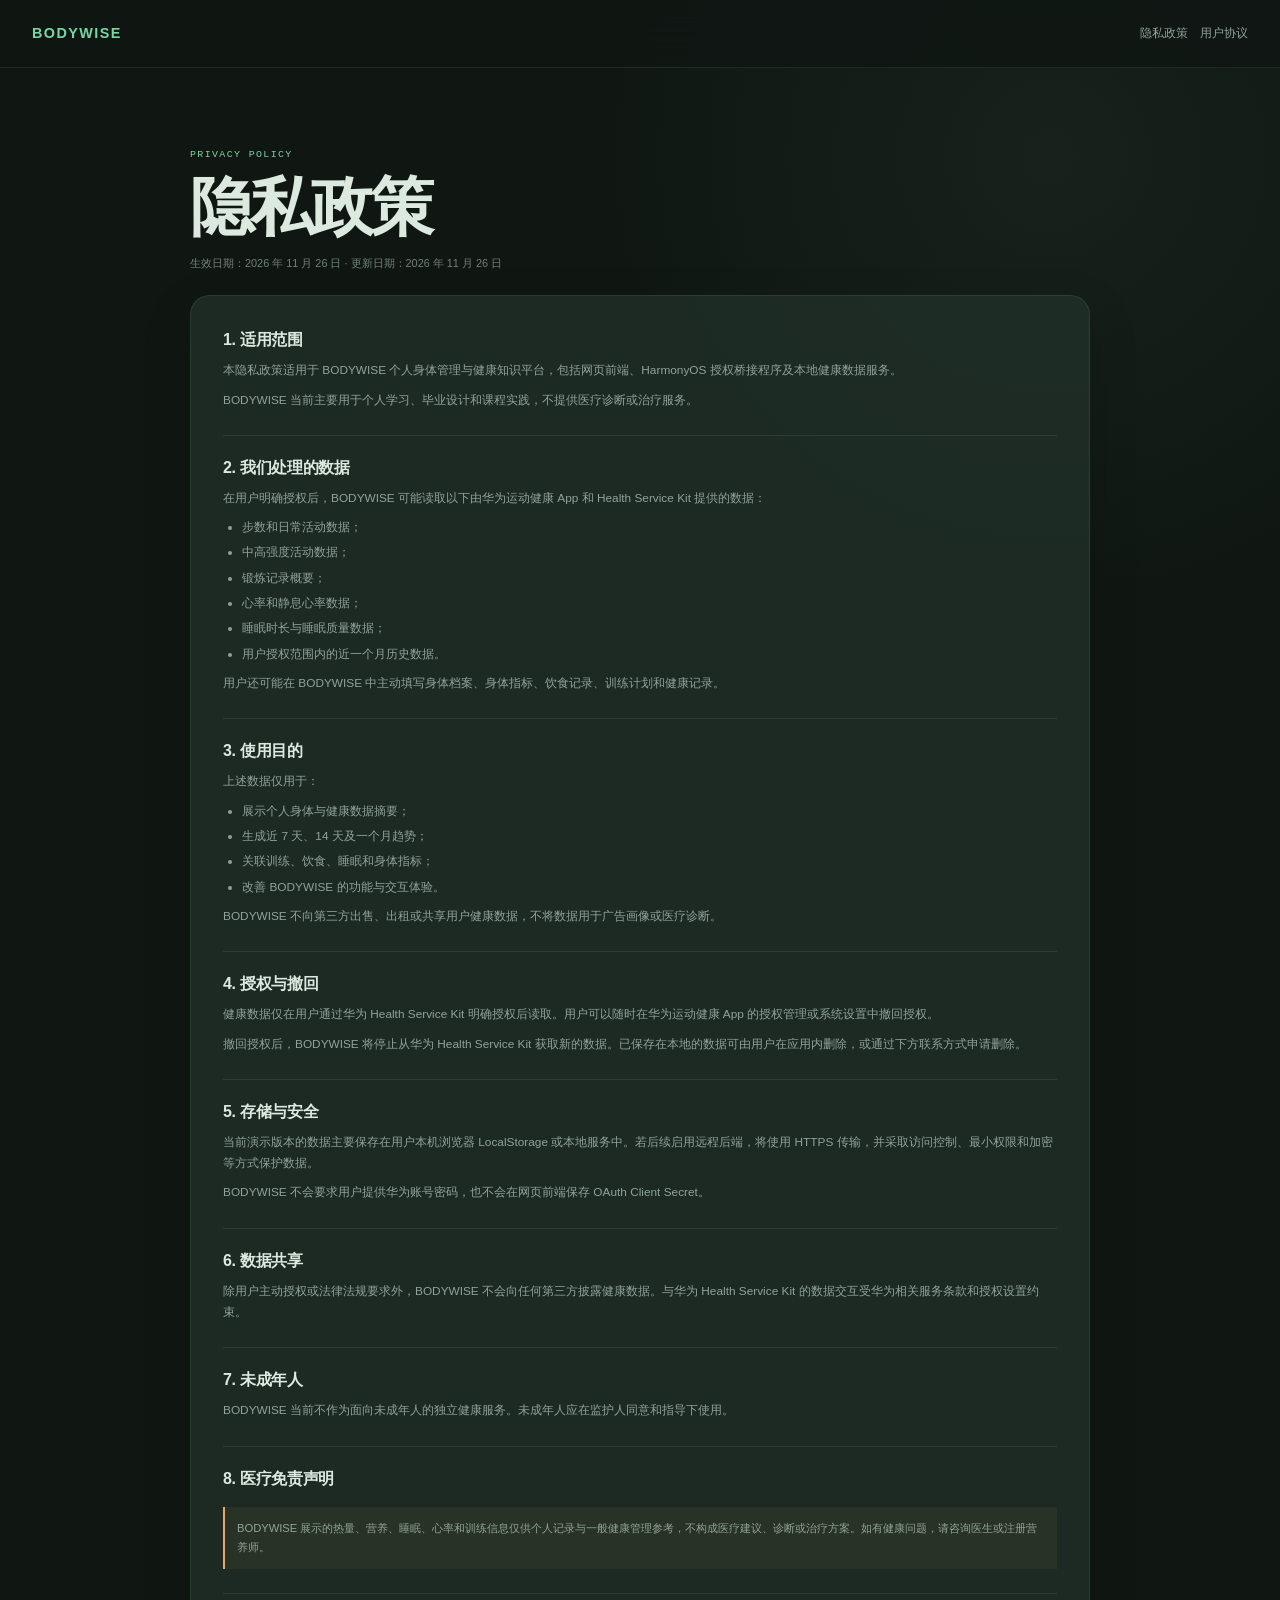
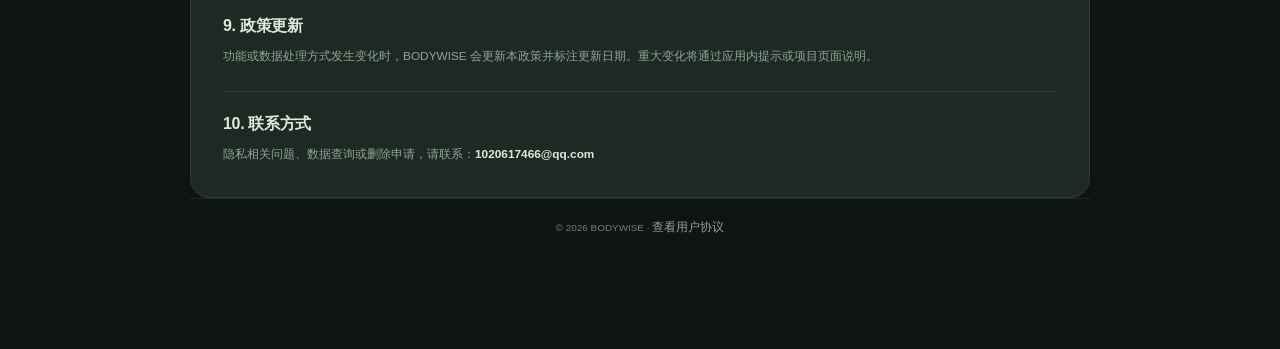
<file: index.html>
<!doctype html>
<html lang="zh-CN">
  <head>
    <meta charset="UTF-8" />
    <meta name="viewport" content="width=device-width, initial-scale=1.0" />
    <meta http-equiv="refresh" content="0; url=./privacy.html" />
    <title>BODYWISE 隐私与协议</title>
  </head>
  <body>
    <p><a href="./privacy.html">隐私政策</a> · <a href="./terms.html">用户协议</a></p>
  </body>
</html>
</file>
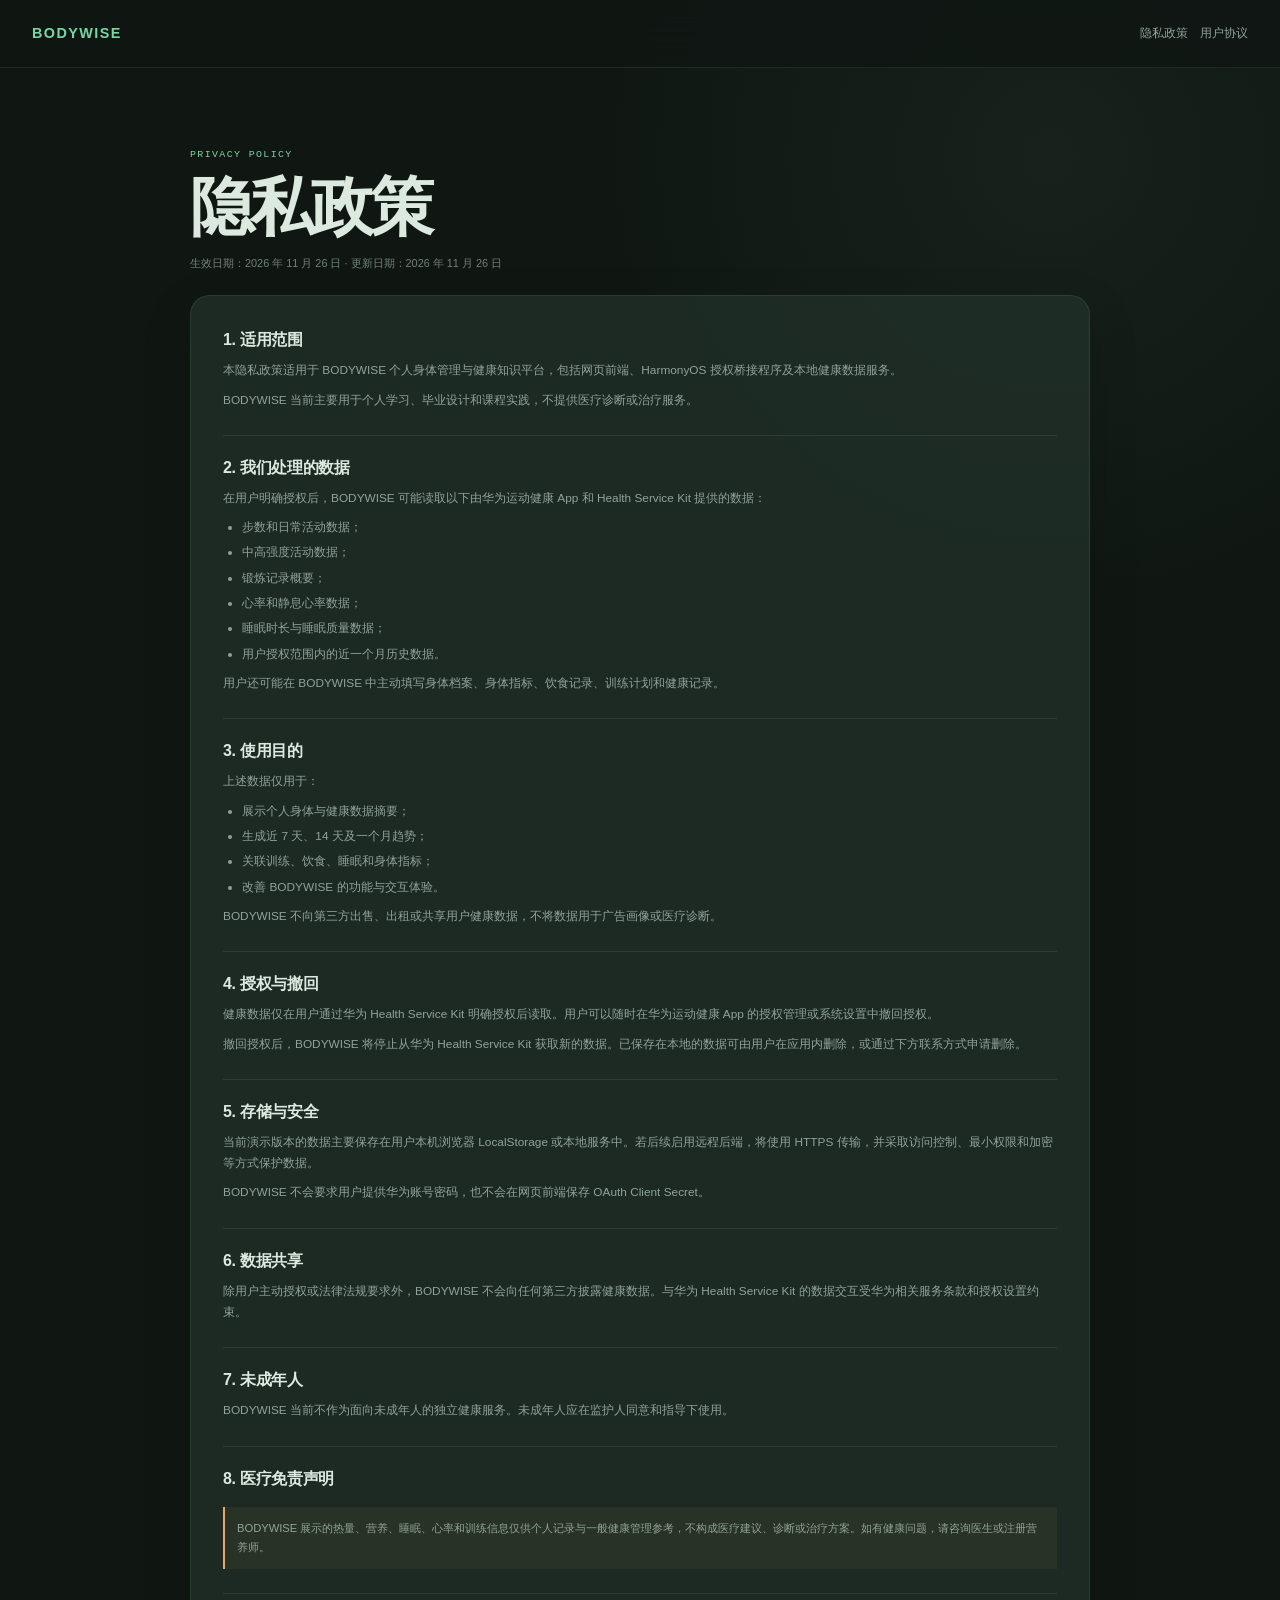
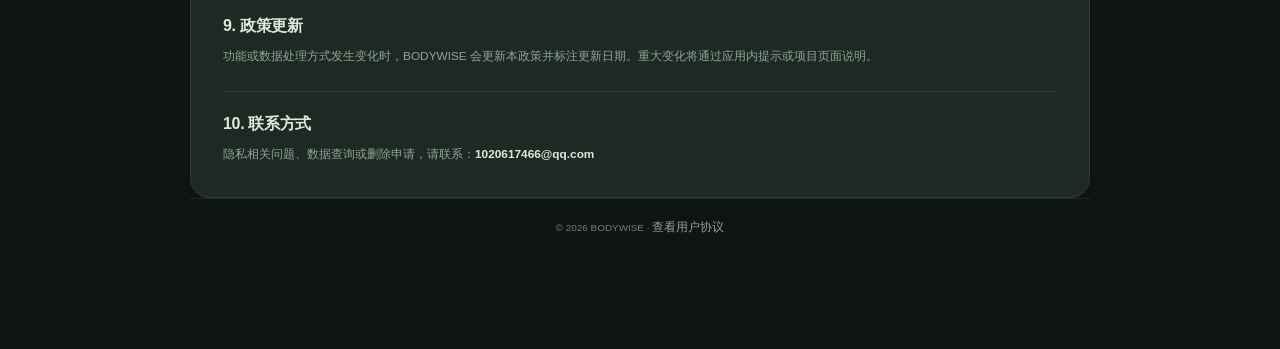
<file: privacy.html>
<!doctype html>
<html lang="zh-CN">
  <head>
    <meta charset="UTF-8" />
    <meta name="viewport" content="width=device-width, initial-scale=1.0" />
    <meta name="theme-color" content="#101713" />
    <title>隐私政策 · BODYWISE</title>
    <link rel="stylesheet" href="./css/tokens.css" />
    <link rel="stylesheet" href="./css/reset.css" />
    <link rel="stylesheet" href="./css/pages/legal.css" />
  </head>
  <body class="legal-page">
    <header class="legal-header">
      <a class="legal-brand" href="./index.html">BODYWISE</a>
      <nav class="legal-nav" aria-label="法务页面">
        <a href="./privacy.html" aria-current="page">隐私政策</a>
        <a href="./terms.html">用户协议</a>
      </nav>
    </header>

    <main class="legal-main">
      <div class="legal-kicker">PRIVACY POLICY</div>
      <h1>隐私政策</h1>
      <p class="legal-meta">生效日期：2026 年 11 月 26 日 · 更新日期：2026 年 11 月 26 日</p>

      <article class="legal-card">
        <section>
          <h2>1. 适用范围</h2>
          <p>本隐私政策适用于 BODYWISE 个人身体管理与健康知识平台，包括网页前端、HarmonyOS 授权桥接程序及本地健康数据服务。</p>
          <p>BODYWISE 当前主要用于个人学习、毕业设计和课程实践，不提供医疗诊断或治疗服务。</p>
        </section>

        <section>
          <h2>2. 我们处理的数据</h2>
          <p>在用户明确授权后，BODYWISE 可能读取以下由华为运动健康 App 和 Health Service Kit 提供的数据：</p>
          <ul>
            <li>步数和日常活动数据；</li>
            <li>中高强度活动数据；</li>
            <li>锻炼记录概要；</li>
            <li>心率和静息心率数据；</li>
            <li>睡眠时长与睡眠质量数据；</li>
            <li>用户授权范围内的近一个月历史数据。</li>
          </ul>
          <p>用户还可能在 BODYWISE 中主动填写身体档案、身体指标、饮食记录、训练计划和健康记录。</p>
        </section>

        <section>
          <h2>3. 使用目的</h2>
          <p>上述数据仅用于：</p>
          <ul>
            <li>展示个人身体与健康数据摘要；</li>
            <li>生成近 7 天、14 天及一个月趋势；</li>
            <li>关联训练、饮食、睡眠和身体指标；</li>
            <li>改善 BODYWISE 的功能与交互体验。</li>
          </ul>
          <p>BODYWISE 不向第三方出售、出租或共享用户健康数据，不将数据用于广告画像或医疗诊断。</p>
        </section>

        <section>
          <h2>4. 授权与撤回</h2>
          <p>健康数据仅在用户通过华为 Health Service Kit 明确授权后读取。用户可以随时在华为运动健康 App 的授权管理或系统设置中撤回授权。</p>
          <p>撤回授权后，BODYWISE 将停止从华为 Health Service Kit 获取新的数据。已保存在本地的数据可由用户在应用内删除，或通过下方联系方式申请删除。</p>
        </section>

        <section>
          <h2>5. 存储与安全</h2>
          <p>当前演示版本的数据主要保存在用户本机浏览器 LocalStorage 或本地服务中。若后续启用远程后端，将使用 HTTPS 传输，并采取访问控制、最小权限和加密等方式保护数据。</p>
          <p>BODYWISE 不会要求用户提供华为账号密码，也不会在网页前端保存 OAuth Client Secret。</p>
        </section>

        <section>
          <h2>6. 数据共享</h2>
          <p>除用户主动授权或法律法规要求外，BODYWISE 不会向任何第三方披露健康数据。与华为 Health Service Kit 的数据交互受华为相关服务条款和授权设置约束。</p>
        </section>

        <section>
          <h2>7. 未成年人</h2>
          <p>BODYWISE 当前不作为面向未成年人的独立健康服务。未成年人应在监护人同意和指导下使用。</p>
        </section>

        <section>
          <h2>8. 医疗免责声明</h2>
          <div class="legal-note">BODYWISE 展示的热量、营养、睡眠、心率和训练信息仅供个人记录与一般健康管理参考，不构成医疗建议、诊断或治疗方案。如有健康问题，请咨询医生或注册营养师。</div>
        </section>

        <section>
          <h2>9. 政策更新</h2>
          <p>功能或数据处理方式发生变化时，BODYWISE 会更新本政策并标注更新日期。重大变化将通过应用内提示或项目页面说明。</p>
        </section>

        <section>
          <h2>10. 联系方式</h2>
          <p>隐私相关问题、数据查询或删除申请，请联系：<strong>1020617466@qq.com</strong></p>
        </section>
      </article>

      <footer class="legal-footer">
        <p>© 2026 BODYWISE · <a href="./terms.html">查看用户协议</a></p>
      </footer>
    </main>
  </body>
</html>
</file>
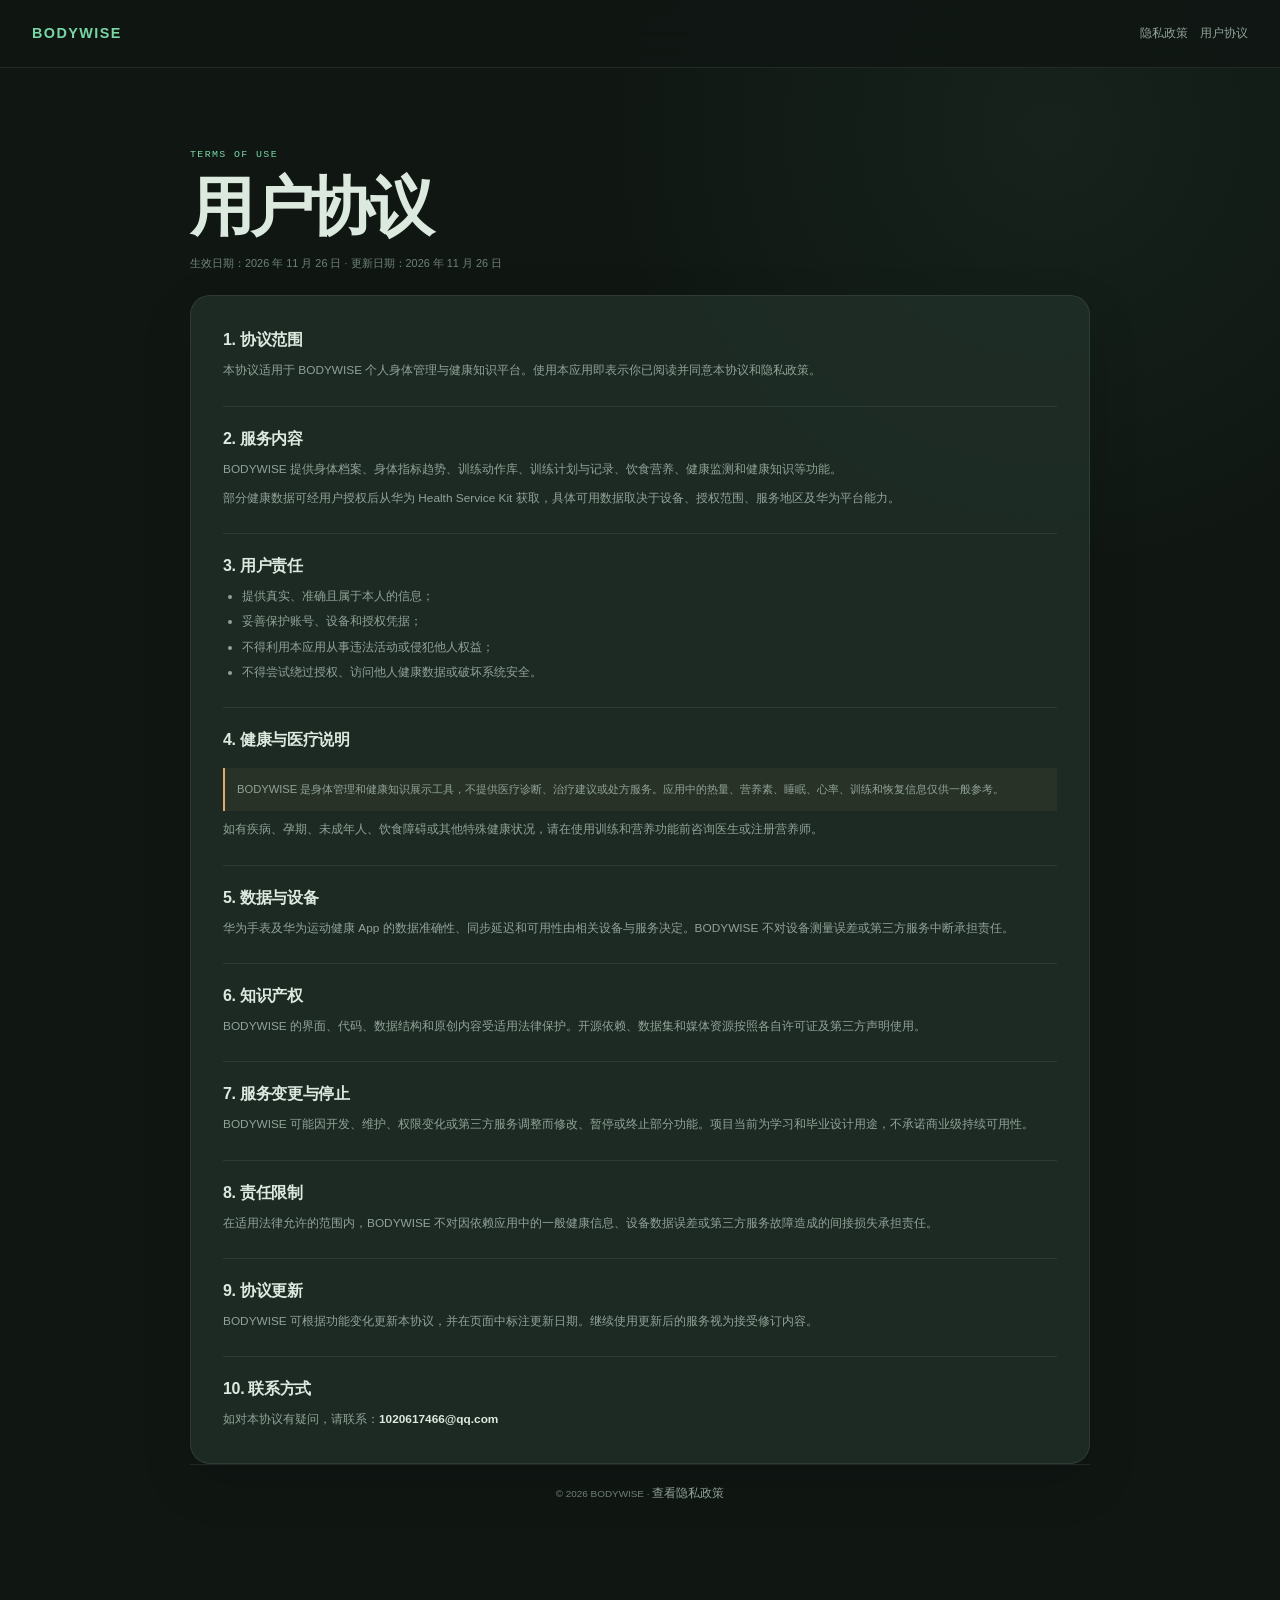
<file: terms.html>
<!doctype html>
<html lang="zh-CN">
  <head>
    <meta charset="UTF-8" />
    <meta name="viewport" content="width=device-width, initial-scale=1.0" />
    <meta name="theme-color" content="#101713" />
    <title>用户协议 · BODYWISE</title>
    <link rel="stylesheet" href="./css/tokens.css" />
    <link rel="stylesheet" href="./css/reset.css" />
    <link rel="stylesheet" href="./css/pages/legal.css" />
  </head>
  <body class="legal-page">
    <header class="legal-header">
      <a class="legal-brand" href="./index.html">BODYWISE</a>
      <nav class="legal-nav" aria-label="法务页面">
        <a href="./privacy.html">隐私政策</a>
        <a href="./terms.html" aria-current="page">用户协议</a>
      </nav>
    </header>

    <main class="legal-main">
      <div class="legal-kicker">TERMS OF USE</div>
      <h1>用户协议</h1>
      <p class="legal-meta">生效日期：2026 年 11 月 26 日 · 更新日期：2026 年 11 月 26 日</p>

      <article class="legal-card">
        <section>
          <h2>1. 协议范围</h2>
          <p>本协议适用于 BODYWISE 个人身体管理与健康知识平台。使用本应用即表示你已阅读并同意本协议和隐私政策。</p>
        </section>

        <section>
          <h2>2. 服务内容</h2>
          <p>BODYWISE 提供身体档案、身体指标趋势、训练动作库、训练计划与记录、饮食营养、健康监测和健康知识等功能。</p>
          <p>部分健康数据可经用户授权后从华为 Health Service Kit 获取，具体可用数据取决于设备、授权范围、服务地区及华为平台能力。</p>
        </section>

        <section>
          <h2>3. 用户责任</h2>
          <ul>
            <li>提供真实、准确且属于本人的信息；</li>
            <li>妥善保护账号、设备和授权凭据；</li>
            <li>不得利用本应用从事违法活动或侵犯他人权益；</li>
            <li>不得尝试绕过授权、访问他人健康数据或破坏系统安全。</li>
          </ul>
        </section>

        <section>
          <h2>4. 健康与医疗说明</h2>
          <div class="legal-note">BODYWISE 是身体管理和健康知识展示工具，不提供医疗诊断、治疗建议或处方服务。应用中的热量、营养素、睡眠、心率、训练和恢复信息仅供一般参考。</div>
          <p>如有疾病、孕期、未成年人、饮食障碍或其他特殊健康状况，请在使用训练和营养功能前咨询医生或注册营养师。</p>
        </section>

        <section>
          <h2>5. 数据与设备</h2>
          <p>华为手表及华为运动健康 App 的数据准确性、同步延迟和可用性由相关设备与服务决定。BODYWISE 不对设备测量误差或第三方服务中断承担责任。</p>
        </section>

        <section>
          <h2>6. 知识产权</h2>
          <p>BODYWISE 的界面、代码、数据结构和原创内容受适用法律保护。开源依赖、数据集和媒体资源按照各自许可证及第三方声明使用。</p>
        </section>

        <section>
          <h2>7. 服务变更与停止</h2>
          <p>BODYWISE 可能因开发、维护、权限变化或第三方服务调整而修改、暂停或终止部分功能。项目当前为学习和毕业设计用途，不承诺商业级持续可用性。</p>
        </section>

        <section>
          <h2>8. 责任限制</h2>
          <p>在适用法律允许的范围内，BODYWISE 不对因依赖应用中的一般健康信息、设备数据误差或第三方服务故障造成的间接损失承担责任。</p>
        </section>

        <section>
          <h2>9. 协议更新</h2>
          <p>BODYWISE 可根据功能变化更新本协议，并在页面中标注更新日期。继续使用更新后的服务视为接受修订内容。</p>
        </section>

        <section>
          <h2>10. 联系方式</h2>
          <p>如对本协议有疑问，请联系：<strong>1020617466@qq.com</strong></p>
        </section>
      </article>

      <footer class="legal-footer">
        <p>© 2026 BODYWISE · <a href="./privacy.html">查看隐私政策</a></p>
      </footer>
    </main>
  </body>
</html>
</file>
<file: css/tokens.css>
:root {
  color-scheme: dark;

  --color-bg: #101713;
  --color-bg-deep: #0b110e;
  --color-sidebar: #18231d;
  --color-sidebar-raised: #1c2a22;
  --color-card: #22332a;
  --color-card-hover: #293c31;
  --color-card-strong: #2c4135;
  --color-input: #1a2a21;
  --color-primary: #78d6a5;
  --color-primary-hover: #91e3b7;
  --color-primary-strong: #a7f0ca;
  --color-primary-contrast: #0b1710;
  --color-primary-soft: rgba(120, 214, 165, 0.12);
  --color-primary-softer: rgba(120, 214, 165, 0.07);
  --color-text-primary: #dce9df;
  --color-text-secondary: #91a398;
  --color-text-muted: #6f8277;
  --color-text-disabled: #58685e;
  --color-border: rgba(190, 215, 197, 0.1);
  --color-border-strong: rgba(190, 215, 197, 0.18);
  --color-border-focus: rgba(145, 227, 183, 0.7);
  --color-success: #78d6a5;
  --color-warning: #e6a66a;
  --color-danger: #e47f7f;
  --color-info: #78b9d4;
  --color-overlay: rgba(3, 8, 5, 0.72);

  --font-sans: "Segoe UI", "PingFang SC", "Hiragino Sans GB", "Microsoft YaHei", sans-serif;
  --font-mono: "Cascadia Code", "SFMono-Regular", Consolas, monospace;

  --text-xs: 0.75rem;
  --text-sm: 0.875rem;
  --text-md: 1rem;
  --text-lg: 1.125rem;
  --text-xl: 1.375rem;
  --text-2xl: 1.75rem;
  --text-3xl: clamp(2rem, 3.2vw, 3.25rem);

  --space-1: 0.25rem;
  --space-2: 0.5rem;
  --space-3: 0.75rem;
  --space-4: 1rem;
  --space-5: 1.25rem;
  --space-6: 1.5rem;
  --space-8: 2rem;
  --space-10: 2.5rem;
  --space-12: 3rem;
  --space-16: 4rem;

  --radius-sm: 8px;
  --radius-md: 12px;
  --radius-lg: 16px;
  --radius-xl: 22px;
  --radius-pill: 999px;

  --sidebar-width: 264px;
  --sidebar-collapsed-width: 84px;
  --header-height: 76px;
  --content-max-width: 1560px;

  --shadow-card: 0 18px 50px rgba(2, 8, 4, 0.16);
  --shadow-float: 0 20px 60px rgba(2, 8, 4, 0.35);
  --transition-fast: 160ms ease;
  --transition-base: 220ms ease;
  --transition-layout: 260ms cubic-bezier(0.22, 1, 0.36, 1);
}

@media (prefers-reduced-motion: reduce) {
  :root {
    --transition-fast: 0ms;
    --transition-base: 0ms;
    --transition-layout: 0ms;
  }
}
</file>
<file: css/pages/legal.css>
.legal-page {
  min-height: 100vh;
  background:
    radial-gradient(circle at 82% 8%, rgba(120, 214, 165, 0.06), transparent 28rem),
    var(--color-bg);
  color: var(--color-text-primary);
}

.legal-header {
  position: sticky;
  top: 0;
  z-index: 5;
  display: flex;
  align-items: center;
  justify-content: space-between;
  gap: var(--space-4);
  min-height: 68px;
  padding: 0 clamp(var(--space-4), 4vw, var(--space-8));
  border-bottom: 1px solid var(--color-border);
  background: rgba(16, 23, 19, 0.9);
  backdrop-filter: blur(18px);
}

.legal-brand {
  color: var(--color-primary);
  font-size: 0.9rem;
  font-weight: 800;
  letter-spacing: 0.1em;
}

.legal-nav {
  display: flex;
  gap: var(--space-3);
}

.legal-nav a,
.legal-footer a {
  color: var(--color-text-secondary);
  font-size: 0.72rem;
}

.legal-nav a:hover,
.legal-footer a:hover {
  color: var(--color-primary);
}

.legal-main {
  width: min(100% - 2rem, 900px);
  margin: 0 auto;
  padding: clamp(var(--space-8), 7vw, 5rem) 0;
}

.legal-kicker {
  color: var(--color-primary);
  font-family: var(--font-mono);
  font-size: 0.62rem;
  letter-spacing: 0.14em;
}

.legal-main h1 {
  margin-top: var(--space-3);
  font-size: clamp(2.2rem, 5vw, 4rem);
  line-height: 1;
  letter-spacing: -0.06em;
}

.legal-meta {
  margin-top: var(--space-4);
  color: var(--color-text-muted);
  font-size: 0.68rem;
}

.legal-card {
  margin-top: var(--space-6);
  padding: clamp(var(--space-4), 4vw, var(--space-8));
  border: 1px solid var(--color-border);
  border-radius: 20px;
  background: rgba(34, 51, 42, 0.72);
  box-shadow: var(--shadow-card);
}

.legal-card section + section {
  margin-top: var(--space-6);
  padding-top: var(--space-5);
  border-top: 1px solid var(--color-border);
}

.legal-card h2 {
  font-size: 1rem;
}

.legal-card h3 {
  margin-top: var(--space-4);
  color: var(--color-text-secondary);
  font-size: 0.82rem;
}

.legal-card p,
.legal-card li {
  color: var(--color-text-secondary);
  font-size: 0.74rem;
  line-height: 1.8;
}

.legal-card p {
  margin-top: var(--space-2);
}

.legal-card ul {
  display: grid;
  gap: var(--space-1);
  margin-top: var(--space-2);
  padding-left: 1.2rem;
  list-style: disc;
}

.legal-card strong {
  color: var(--color-text-primary);
}

.legal-note {
  margin-top: var(--space-4);
  padding: var(--space-3);
  border-left: 2px solid var(--color-warning);
  background: rgba(230, 166, 106, 0.06);
  color: var(--color-text-secondary);
  font-size: 0.7rem;
  line-height: 1.7;
}

.legal-footer {
  padding: var(--space-5) 0 var(--space-8);
  border-top: 1px solid var(--color-border);
  color: var(--color-text-muted);
  font-size: 0.62rem;
  text-align: center;
}

@media (max-width: 620px) {
  .legal-header {
    align-items: flex-start;
    flex-direction: column;
    justify-content: center;
    padding-block: var(--space-3);
  }

  .legal-card {
    padding: var(--space-4);
  }
}
</file>
